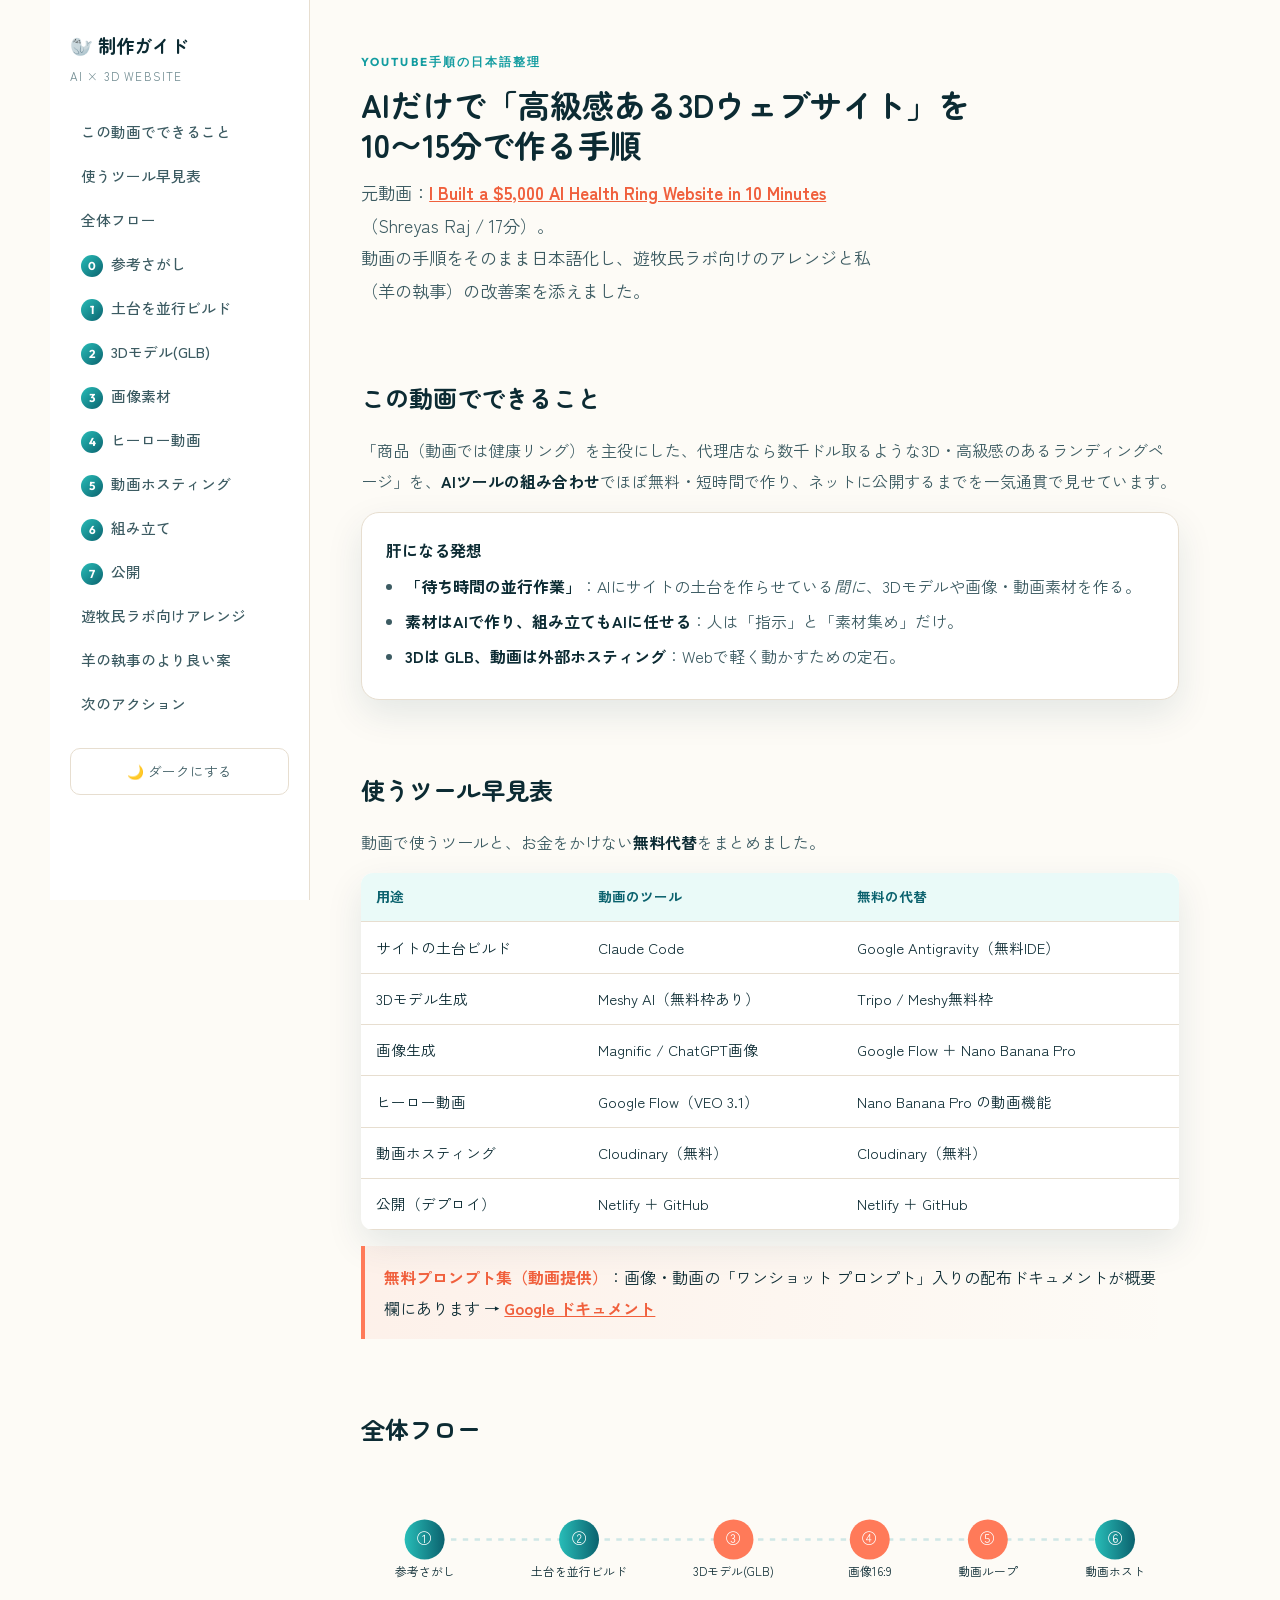
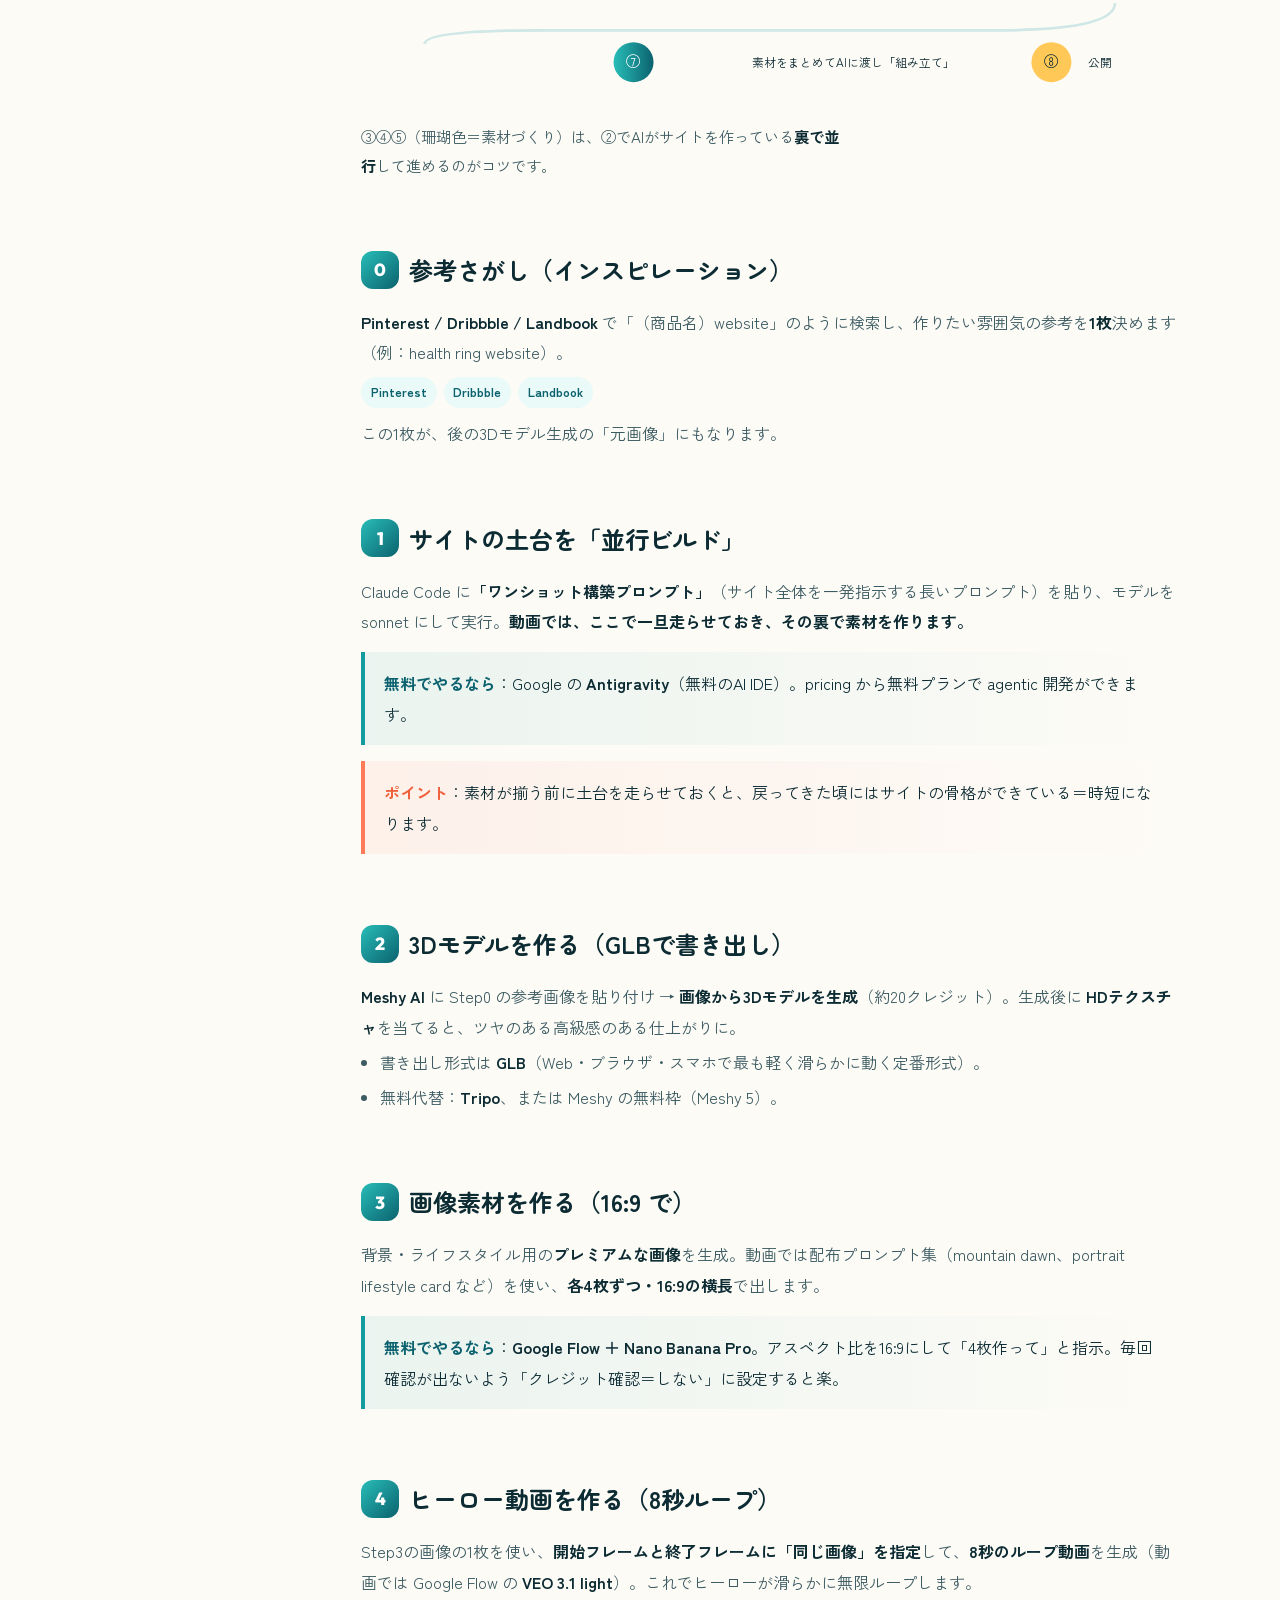
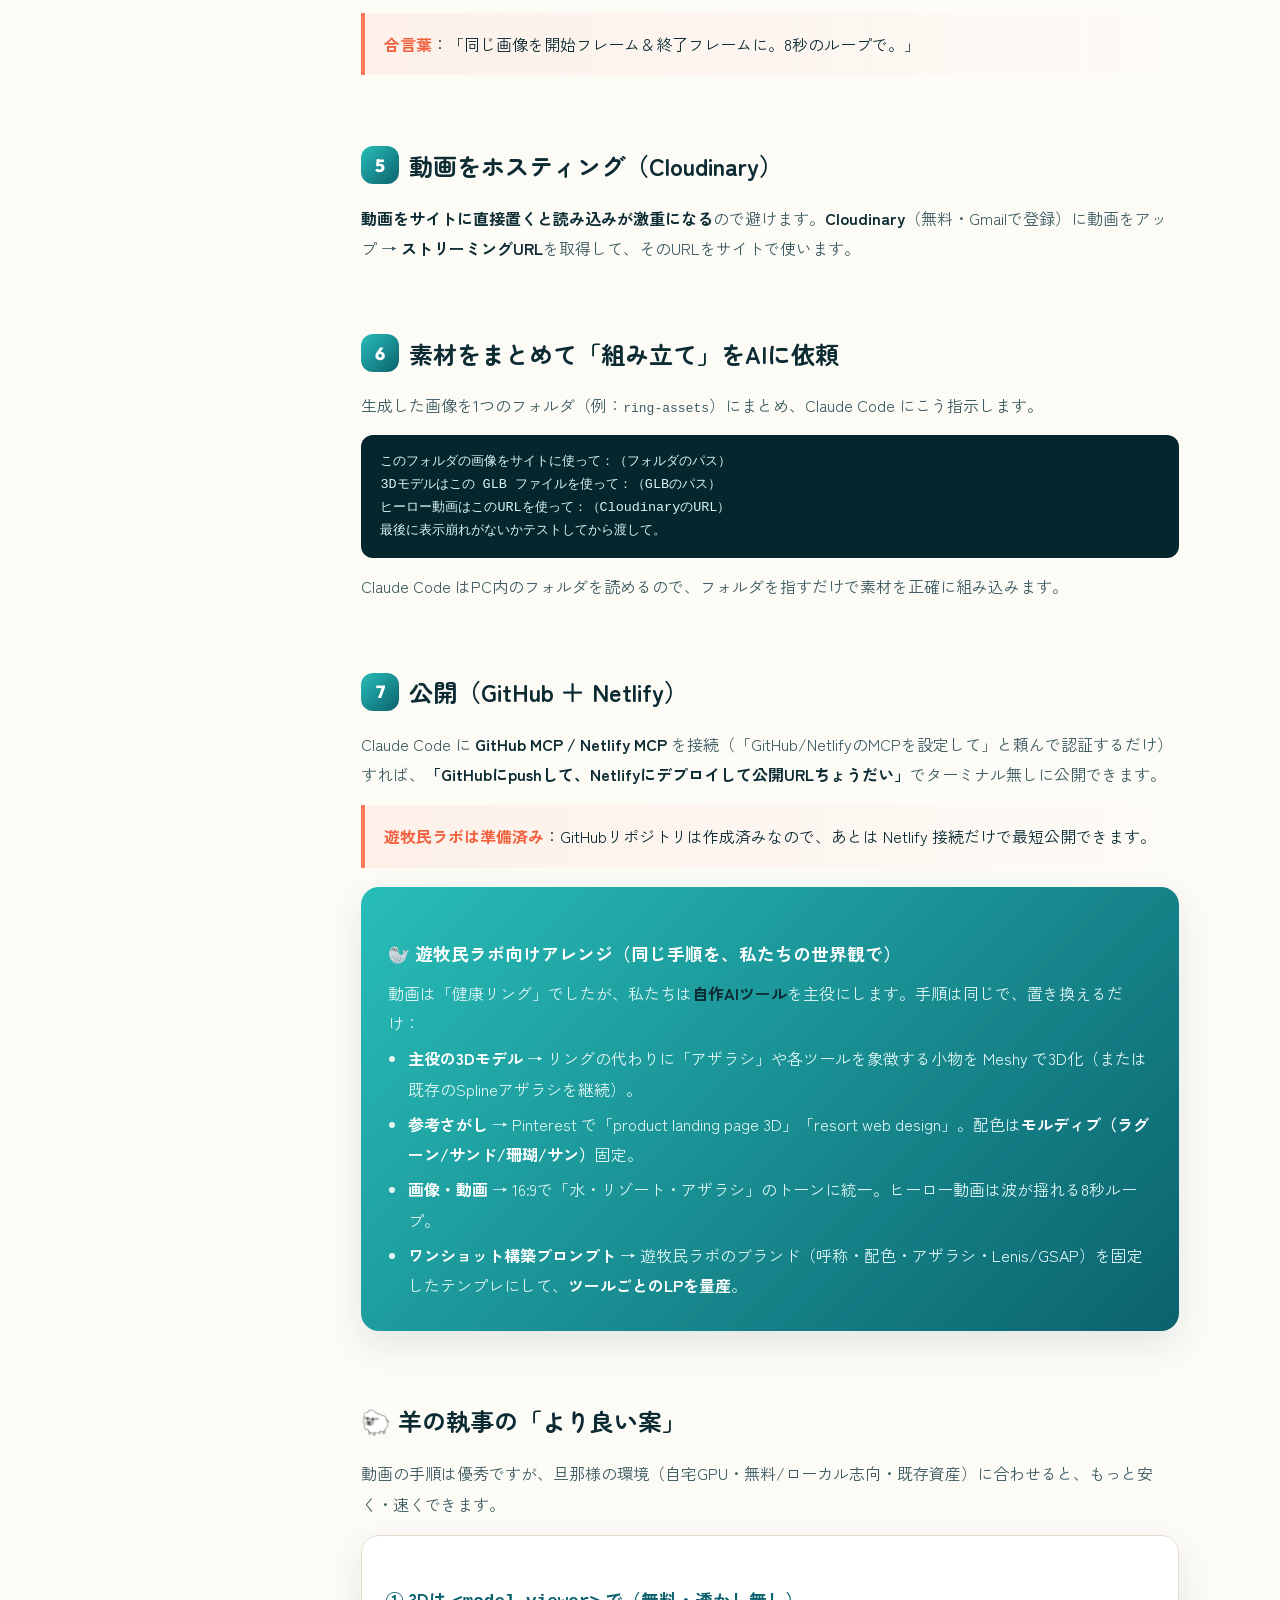
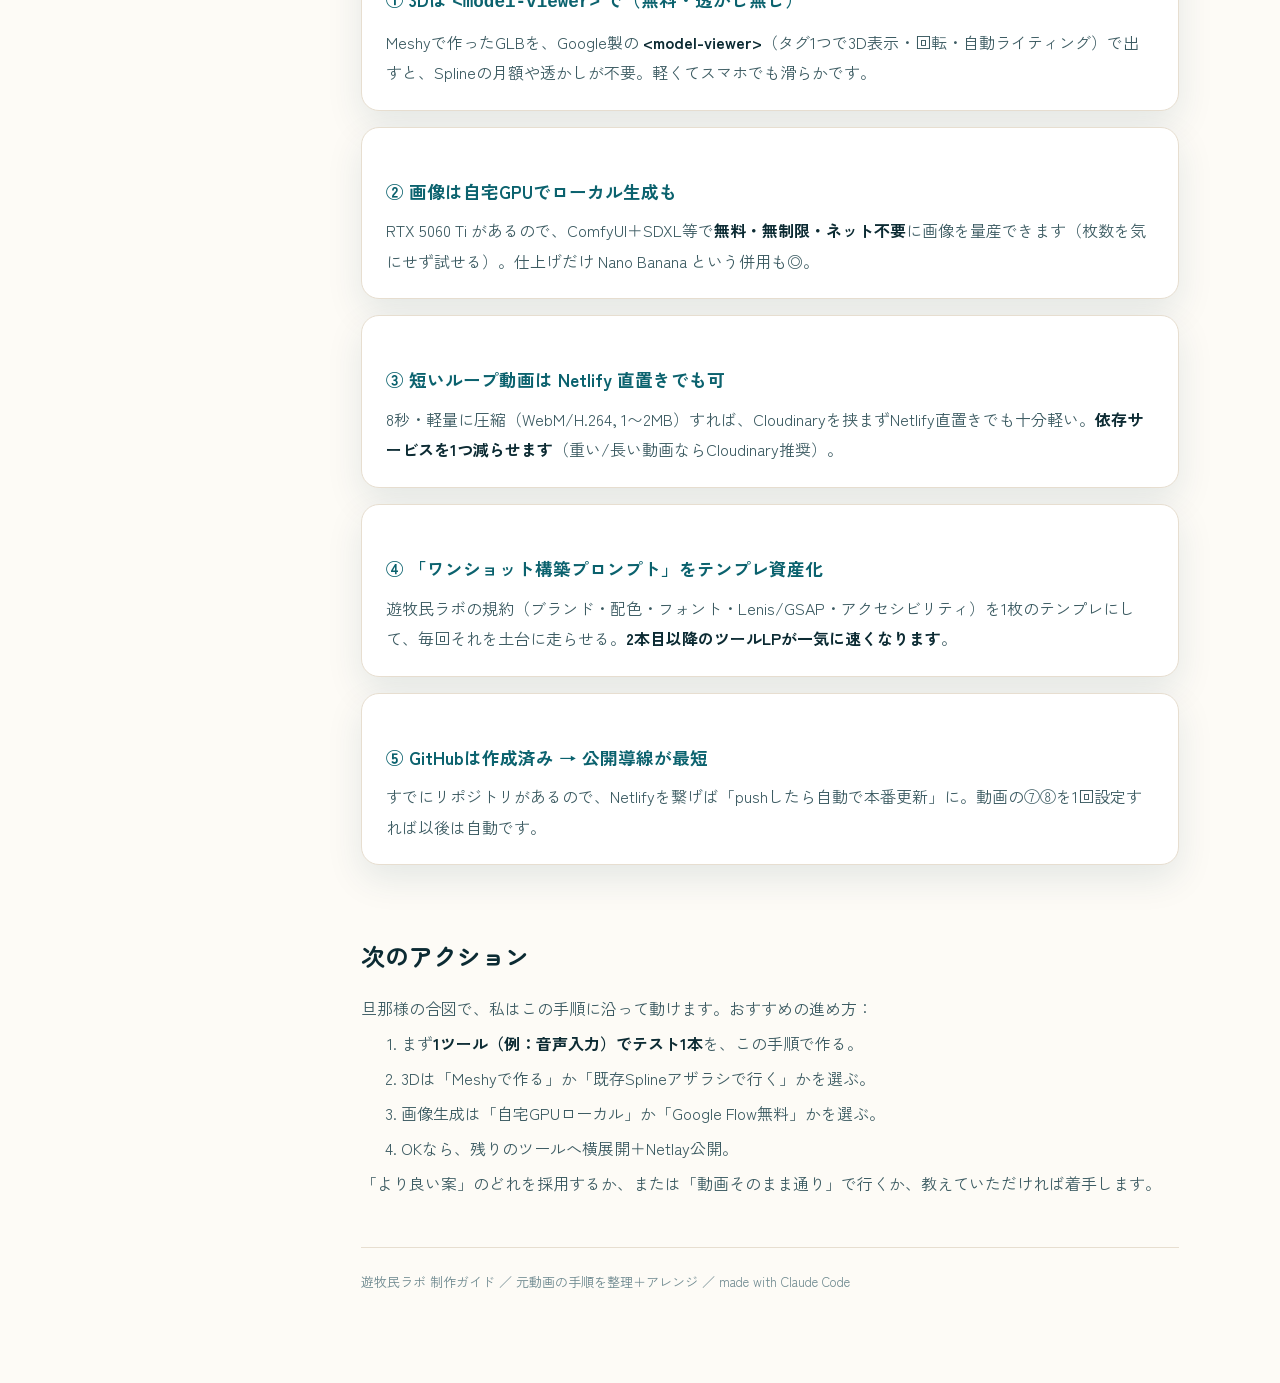
<file: docs/build-guide.html>
<!DOCTYPE html>
<html lang="ja">
<head>
<meta charset="UTF-8">
<meta name="viewport" content="width=device-width, initial-scale=1.0">
<title>AI 3Dウェブサイト 制作ガイド — 動画手順の整理＋遊牧民ラボ向けアレンジ</title>
<link href="https://fonts.googleapis.com/css2?family=Zen+Kaku+Gothic+New:wght@400;500;700&family=Zen+Maru+Gothic:wght@500;700&family=Outfit:wght@600;700;800&display=swap" rel="stylesheet">
<style>
:root{
  --bg:#fdfbf6; --surface:#ffffff; --ink:#0c2b33; --soft:#3c5b62; --mute:#6f8a90;
  --lagoon:#129ca0; --lagoon-d:#0b626e; --lagoon-l:#eafaf8; --coral:#ff7a59; --coral-d:#f0603d;
  --sun:#ffc857; --sand:#f3e9d6; --line:#e7ded0;
  --grad:linear-gradient(120deg,#ffc857,#ff9b76,#ff7a59);
  --grads:linear-gradient(135deg,#28bdb8,#0b626e);
  --r:18px; --sh:0 14px 36px rgba(7,59,76,.10);
}
[data-theme="dark"]{
  --bg:#08323b; --surface:#0d3d47; --ink:#eafaf8; --soft:#b9d9da; --mute:#7fb0b2;
  --lagoon-l:#0a4d59; --sand:#0a4350; --line:#16505c;
  --sh:0 14px 36px rgba(0,0,0,.3);
}
*{box-sizing:border-box;margin:0}
body{font-family:"Zen Kaku Gothic New",system-ui,sans-serif;background:var(--bg);color:var(--ink);line-height:1.9;-webkit-font-smoothing:antialiased}
.wrap{display:grid;grid-template-columns:260px 1fr;max-width:1180px;margin:0 auto;gap:0}
/* sidebar */
aside{position:sticky;top:0;align-self:start;height:100vh;overflow-y:auto;padding:28px 20px;border-right:1px solid var(--line);background:var(--surface)}
aside .brand{font-family:"Zen Maru Gothic";font-weight:700;font-size:1.15rem;display:flex;align-items:center;gap:.5rem;margin-bottom:.2rem}
aside .sub{font-size:.72rem;color:var(--mute);letter-spacing:.1em;margin-bottom:1.4rem}
aside nav a{display:block;padding:.5rem .7rem;border-radius:10px;color:var(--soft);text-decoration:none;font-size:.92rem;font-weight:500;transition:.2s}
aside nav a:hover{background:var(--lagoon-l);color:var(--lagoon-d)}
aside nav a.step::before{content:attr(data-n);display:inline-grid;place-items:center;width:22px;height:22px;border-radius:50%;background:var(--grads);color:#fff;font-size:.72rem;font-weight:700;margin-right:.5rem;font-family:"Outfit"}
.toggle{margin-top:1.4rem;width:100%;padding:.6rem;border:1px solid var(--line);background:transparent;color:var(--soft);border-radius:10px;cursor:pointer;font:inherit;font-size:.85rem}
/* main */
main{padding:44px clamp(20px,4vw,56px) 90px;min-width:0}
.eyebrow{font-family:"Outfit";font-weight:700;letter-spacing:.18em;font-size:.72rem;color:var(--lagoon);text-transform:uppercase}
h1{font-family:"Zen Maru Gothic";font-size:clamp(1.7rem,1.2rem+2vw,2.6rem);line-height:1.25;margin:.3em 0 .4em}
h2{font-family:"Zen Maru Gothic";font-size:1.5rem;margin:2.4em 0 .6em;padding-top:.4em;display:flex;align-items:center;gap:.6rem}
h2 .num{display:inline-grid;place-items:center;width:38px;height:38px;border-radius:12px;background:var(--grads);color:#fff;font-family:"Outfit";font-weight:800;font-size:1.1rem;flex:none}
h3{font-size:1.1rem;margin:1.4em 0 .4em;color:var(--lagoon-d)}
p{color:var(--soft)}
.lead{font-size:1.08rem;color:var(--soft);max-width:60ch}
a.link{color:var(--coral-d);font-weight:600;word-break:break-all}
strong{color:var(--ink);font-weight:700}
.card{background:var(--surface);border:1px solid var(--line);border-radius:var(--r);padding:1.4rem 1.5rem;box-shadow:var(--sh);margin:1rem 0}
.tip{border-left:4px solid var(--coral);background:linear-gradient(90deg,rgba(255,122,89,.08),transparent);padding:1rem 1.2rem;border-radius:0 12px 12px 0;margin:1rem 0}
.tip b{color:var(--coral-d)}
.free{border-left:4px solid var(--lagoon);background:linear-gradient(90deg,rgba(18,156,160,.08),transparent);padding:1rem 1.2rem;border-radius:0 12px 12px 0;margin:1rem 0}
.free b{color:var(--lagoon-d)}
ul{padding-left:1.2em}li{margin:.3em 0;color:var(--soft)}
table{width:100%;border-collapse:collapse;margin:1rem 0;font-size:.92rem;background:var(--surface);border-radius:12px;overflow:hidden;box-shadow:var(--sh)}
th,td{padding:.7rem .9rem;text-align:left;border-bottom:1px solid var(--line)}
th{background:var(--lagoon-l);color:var(--lagoon-d);font-weight:700;font-size:.85rem}
td .pay{color:var(--coral-d);font-weight:700}td .ok{color:var(--lagoon-d);font-weight:700}
.chips{display:flex;flex-wrap:wrap;gap:.4rem;margin:.6rem 0}
.chip{font-size:.78rem;font-weight:600;padding:.3em .8em;border-radius:99px;background:var(--lagoon-l);color:var(--lagoon-d)}
.chip.c{background:#fff0eb;color:var(--coral-d)}
pre{background:#06262e;color:#d7f5f2;padding:1rem 1.2rem;border-radius:12px;overflow-x:auto;font-size:.84rem;line-height:1.7;margin:.8rem 0}
.flow{width:100%;height:auto;margin:1.2rem 0}
.kicker{font-weight:700;color:var(--ink)}
.me{background:var(--grads);color:#fff;border-radius:var(--r);padding:1.6rem 1.7rem;margin:1.2rem 0;box-shadow:var(--sh)}
.me h3{color:#fff}.me p,.me li{color:#dff6f4}.me b{color:#fff}
.foot{margin-top:3rem;padding-top:1.4rem;border-top:1px solid var(--line);font-size:.82rem;color:var(--mute)}
@media(max-width:820px){.wrap{grid-template-columns:1fr}aside{position:static;height:auto;border-right:none;border-bottom:1px solid var(--line)}aside nav{display:flex;flex-wrap:wrap;gap:.2rem}aside nav a{font-size:.82rem;padding:.4rem .6rem}}
</style>
</head>
<body>
<div class="wrap">
<aside>
  <div class="brand">🦭 制作ガイド</div>
  <div class="sub">AI × 3D WEBSITE</div>
  <nav>
    <a href="#intro">この動画でできること</a>
    <a href="#tools">使うツール早見表</a>
    <a href="#flow">全体フロー</a>
    <a class="step" data-n="0" href="#s0">参考さがし</a>
    <a class="step" data-n="1" href="#s1">土台を並行ビルド</a>
    <a class="step" data-n="2" href="#s2">3Dモデル(GLB)</a>
    <a class="step" data-n="3" href="#s3">画像素材</a>
    <a class="step" data-n="4" href="#s4">ヒーロー動画</a>
    <a class="step" data-n="5" href="#s5">動画ホスティング</a>
    <a class="step" data-n="6" href="#s6">組み立て</a>
    <a class="step" data-n="7" href="#s7">公開</a>
    <a href="#arrange">遊牧民ラボ向けアレンジ</a>
    <a href="#better">羊の執事のより良い案</a>
    <a href="#next">次のアクション</a>
  </nav>
  <button class="toggle" onclick="document.documentElement.toggleAttribute('data-theme');this.textContent=document.documentElement.hasAttribute('data-theme')?'☀ ライトに戻す':'🌙 ダークにする'">🌙 ダークにする</button>
</aside>

<main>
  <span class="eyebrow">YouTube手順の日本語整理</span>
  <h1>AIだけで「高級感ある3Dウェブサイト」を<br>10〜15分で作る手順</h1>
  <p class="lead">元動画：<a class="link" href="https://youtu.be/sQoqCl3700I">I Built a $5,000 AI Health Ring Website in 10 Minutes</a>（Shreyas Raj / 17分）。<br>動画の手順をそのまま日本語化し、遊牧民ラボ向けのアレンジと私（羊の執事）の改善案を添えました。</p>

  <section id="intro">
  <h2>この動画でできること</h2>
  <p>「商品（動画では健康リング）を主役にした、代理店なら数千ドル取るような3D・高級感のあるランディングページ」を、<strong>AIツールの組み合わせ</strong>でほぼ無料・短時間で作り、ネットに公開するまでを一気通貫で見せています。</p>
  <div class="card">
    <span class="kicker">肝になる発想</span>
    <ul>
      <li><strong>「待ち時間の並行作業」</strong>：AIにサイトの土台を作らせている<em>間に</em>、3Dモデルや画像・動画素材を作る。</li>
      <li><strong>素材はAIで作り、組み立てもAIに任せる</strong>：人は「指示」と「素材集め」だけ。</li>
      <li><strong>3Dは GLB、動画は外部ホスティング</strong>：Webで軽く動かすための定石。</li>
    </ul>
  </div>
  </section>

  <section id="tools">
  <h2>使うツール早見表</h2>
  <p>動画で使うツールと、お金をかけない<strong>無料代替</strong>をまとめました。</p>
  <table>
    <tr><th>用途</th><th>動画のツール</th><th>無料の代替</th></tr>
    <tr><td>サイトの土台ビルド</td><td class="pay">Claude Code</td><td class="ok">Google Antigravity（無料IDE）</td></tr>
    <tr><td>3Dモデル生成</td><td class="pay">Meshy AI（無料枠あり）</td><td class="ok">Tripo / Meshy無料枠</td></tr>
    <tr><td>画像生成</td><td class="pay">Magnific / ChatGPT画像</td><td class="ok">Google Flow ＋ Nano Banana Pro</td></tr>
    <tr><td>ヒーロー動画</td><td class="pay">Google Flow（VEO 3.1）</td><td class="ok">Nano Banana Pro の動画機能</td></tr>
    <tr><td>動画ホスティング</td><td class="ok">Cloudinary（無料）</td><td class="ok">Cloudinary（無料）</td></tr>
    <tr><td>公開（デプロイ）</td><td class="ok">Netlify ＋ GitHub</td><td class="ok">Netlify ＋ GitHub</td></tr>
  </table>
  <div class="tip"><b>無料プロンプト集（動画提供）</b>：画像・動画の「ワンショット プロンプト」入りの配布ドキュメントが概要欄にあります → <a class="link" href="https://docs.google.com/document/d/17yaHtrP9n-_f-9kc9ljEqgycRswjAqSkU0ifHI8O38g/edit">Google ドキュメント</a></div>
  </section>

  <section id="flow">
  <h2>全体フロー</h2>
  <svg class="flow" viewBox="0 0 900 230" xmlns="http://www.w3.org/2000/svg" role="img" aria-label="制作フロー図">
    <defs><linearGradient id="g" x1="0" y1="0" x2="1" y2="0"><stop offset="0" stop-color="#28bdb8"/><stop offset="1" stop-color="#0b626e"/></linearGradient></defs>
    <line x1="60" y1="60" x2="840" y2="60" stroke="#cfe7e6" stroke-width="3" stroke-dasharray="6 7"/>
    <!-- top row -->
    <g font-family="Zen Kaku Gothic New" font-size="13" fill="#0c2b33" text-anchor="middle">
      <circle cx="70" cy="60" r="22" fill="url(#g)"/><text x="70" y="65" fill="#fff" font-size="16">①</text><text x="70" y="100">参考さがし</text>
      <circle cx="240" cy="60" r="22" fill="url(#g)"/><text x="240" y="65" fill="#fff" font-size="16">②</text><text x="240" y="100">土台を並行ビルド</text>
      <circle cx="410" cy="60" r="22" fill="#ff7a59"/><text x="410" y="65" fill="#fff" font-size="16">③</text><text x="410" y="100">3Dモデル(GLB)</text>
      <circle cx="560" cy="60" r="22" fill="#ff7a59"/><text x="560" y="65" fill="#fff" font-size="16">④</text><text x="560" y="100">画像16:9</text>
      <circle cx="690" cy="60" r="22" fill="#ff7a59"/><text x="690" y="65" fill="#fff" font-size="16">⑤</text><text x="690" y="100">動画ループ</text>
      <circle cx="830" cy="60" r="22" fill="url(#g)"/><text x="830" y="65" fill="#fff" font-size="16">⑥</text><text x="830" y="100">動画ホスト</text>
    </g>
    <!-- arrow to bottom -->
    <path d="M830 130 Q830 160 700 160 L200 160 Q70 160 70 175" fill="none" stroke="#cfe7e6" stroke-width="3"/>
    <g font-family="Zen Kaku Gothic New" font-size="13" fill="#0c2b33" text-anchor="middle">
      <circle cx="300" cy="195" r="22" fill="url(#g)"/><text x="300" y="200" fill="#fff" font-size="16">⑦</text><text x="430" y="200" text-anchor="start">素材をまとめてAIに渡し「組み立て」</text>
      <circle cx="760" cy="195" r="22" fill="#ffc857"/><text x="760" y="200" fill="#0c2b33" font-size="16">⑧</text><text x="800" y="200" text-anchor="start">公開</text>
    </g>
  </svg>
  <p class="lead" style="font-size:.95rem">③④⑤（珊瑚色＝素材づくり）は、②でAIがサイトを作っている<strong>裏で並行</strong>して進めるのがコツです。</p>
  </section>

  <section id="s0">
  <h2><span class="num">0</span>参考さがし（インスピレーション）</h2>
  <p><strong>Pinterest / Dribbble / Landbook</strong> で「（商品名）website」のように検索し、作りたい雰囲気の参考を<strong>1枚</strong>決めます（例：health ring website）。</p>
  <div class="chips"><span class="chip">Pinterest</span><span class="chip">Dribbble</span><span class="chip">Landbook</span></div>
  <p>この1枚が、後の3Dモデル生成の「元画像」にもなります。</p>
  </section>

  <section id="s1">
  <h2><span class="num">1</span>サイトの土台を「並行ビルド」</h2>
  <p>Claude Code に<strong>「ワンショット構築プロンプト」</strong>（サイト全体を一発指示する長いプロンプト）を貼り、モデルを sonnet にして実行。<strong>動画では、ここで一旦走らせておき、その裏で素材を作ります。</strong></p>
  <div class="free"><b>無料でやるなら</b>：Google の <strong>Antigravity</strong>（無料のAI IDE）。pricing から無料プランで agentic 開発ができます。</div>
  <div class="tip"><b>ポイント</b>：素材が揃う前に土台を走らせておくと、戻ってきた頃にはサイトの骨格ができている＝時短になります。</div>
  </section>

  <section id="s2">
  <h2><span class="num">2</span>3Dモデルを作る（GLBで書き出し）</h2>
  <p><strong>Meshy AI</strong> に Step0 の参考画像を貼り付け → <strong>画像から3Dモデルを生成</strong>（約20クレジット）。生成後に <strong>HDテクスチャ</strong>を当てると、ツヤのある高級感のある仕上がりに。</p>
  <ul>
    <li>書き出し形式は <strong>GLB</strong>（Web・ブラウザ・スマホで最も軽く滑らかに動く定番形式）。</li>
    <li>無料代替：<strong>Tripo</strong>、または Meshy の無料枠（Meshy 5）。</li>
  </ul>
  </section>

  <section id="s3">
  <h2><span class="num">3</span>画像素材を作る（16:9 で）</h2>
  <p>背景・ライフスタイル用の<strong>プレミアムな画像</strong>を生成。動画では配布プロンプト集（mountain dawn、portrait lifestyle card など）を使い、<strong>各4枚ずつ・16:9の横長</strong>で出します。</p>
  <div class="free"><b>無料でやるなら</b>：<strong>Google Flow ＋ Nano Banana Pro</strong>。アスペクト比を16:9にして「4枚作って」と指示。毎回確認が出ないよう「クレジット確認＝しない」に設定すると楽。</div>
  </section>

  <section id="s4">
  <h2><span class="num">4</span>ヒーロー動画を作る（8秒ループ）</h2>
  <p>Step3の画像の1枚を使い、<strong>開始フレームと終了フレームに「同じ画像」を指定</strong>して、<strong>8秒のループ動画</strong>を生成（動画では Google Flow の <strong>VEO 3.1 light</strong>）。これでヒーローが滑らかに無限ループします。</p>
  <div class="tip"><b>合言葉</b>：「同じ画像を開始フレーム＆終了フレームに。8秒のループで。」</div>
  </section>

  <section id="s5">
  <h2><span class="num">5</span>動画をホスティング（Cloudinary）</h2>
  <p><strong>動画をサイトに直接置くと読み込みが激重になる</strong>ので避けます。<strong>Cloudinary</strong>（無料・Gmailで登録）に動画をアップ → <strong>ストリーミングURL</strong>を取得して、そのURLをサイトで使います。</p>
  </section>

  <section id="s6">
  <h2><span class="num">6</span>素材をまとめて「組み立て」をAIに依頼</h2>
  <p>生成した画像を1つのフォルダ（例：<code>ring-assets</code>）にまとめ、Claude Code にこう指示します。</p>
  <pre>このフォルダの画像をサイトに使って：（フォルダのパス）
3Dモデルはこの GLB ファイルを使って：（GLBのパス）
ヒーロー動画はこのURLを使って：（CloudinaryのURL）
最後に表示崩れがないかテストしてから渡して。</pre>
  <p>Claude Code はPC内のフォルダを読めるので、フォルダを指すだけで素材を正確に組み込みます。</p>
  </section>

  <section id="s7">
  <h2><span class="num">7</span>公開（GitHub ＋ Netlify）</h2>
  <p>Claude Code に <strong>GitHub MCP / Netlify MCP</strong> を接続（「GitHub/NetlifyのMCPを設定して」と頼んで認証するだけ）すれば、<strong>「GitHubにpushして、Netlifyにデプロイして公開URLちょうだい」</strong>でターミナル無しに公開できます。</p>
  <div class="tip"><b>遊牧民ラボは準備済み</b>：GitHubリポジトリは作成済みなので、あとは Netlify 接続だけで最短公開できます。</div>
  </section>

  <section id="arrange" class="me">
  <h3>🦭 遊牧民ラボ向けアレンジ（同じ手順を、私たちの世界観で）</h3>
  <p>動画は「健康リング」でしたが、私たちは<strong>自作AIツール</strong>を主役にします。手順は同じで、置き換えるだけ：</p>
  <ul>
    <li><b>主役の3Dモデル</b> → リングの代わりに「アザラシ」や各ツールを象徴する小物を Meshy で3D化（または既存のSplineアザラシを継続）。</li>
    <li><b>参考さがし</b> → Pinterest で「product landing page 3D」「resort web design」。配色は<b>モルディブ（ラグーン/サンド/珊瑚/サン）</b>固定。</li>
    <li><b>画像・動画</b> → 16:9で「水・リゾート・アザラシ」のトーンに統一。ヒーロー動画は波が揺れる8秒ループ。</li>
    <li><b>ワンショット構築プロンプト</b> → 遊牧民ラボのブランド（呼称・配色・アザラシ・Lenis/GSAP）を固定したテンプレにして、<b>ツールごとのLPを量産</b>。</li>
  </ul>
  </section>

  <section id="better">
  <h2>🐑 羊の執事の「より良い案」</h2>
  <p>動画の手順は優秀ですが、旦那様の環境（自宅GPU・無料/ローカル志向・既存資産）に合わせると、もっと安く・速くできます。</p>
  <div class="card">
    <h3>① 3Dは <code>&lt;model-viewer&gt;</code> で（無料・透かし無し）</h3>
    <p>Meshyで作ったGLBを、Google製の <strong>&lt;model-viewer&gt;</strong>（タグ1つで3D表示・回転・自動ライティング）で出すと、Splineの月額や透かしが不要。軽くてスマホでも滑らかです。</p>
  </div>
  <div class="card">
    <h3>② 画像は自宅GPUでローカル生成も</h3>
    <p>RTX 5060 Ti があるので、ComfyUI＋SDXL等で<strong>無料・無制限・ネット不要</strong>に画像を量産できます（枚数を気にせず試せる）。仕上げだけ Nano Banana という併用も◎。</p>
  </div>
  <div class="card">
    <h3>③ 短いループ動画は Netlify 直置きでも可</h3>
    <p>8秒・軽量に圧縮（WebM/H.264, 1〜2MB）すれば、Cloudinaryを挟まずNetlify直置きでも十分軽い。<strong>依存サービスを1つ減らせます</strong>（重い/長い動画ならCloudinary推奨）。</p>
  </div>
  <div class="card">
    <h3>④ 「ワンショット構築プロンプト」をテンプレ資産化</h3>
    <p>遊牧民ラボの規約（ブランド・配色・フォント・Lenis/GSAP・アクセシビリティ）を1枚のテンプレにして、毎回それを土台に走らせる。<strong>2本目以降のツールLPが一気に速くなります</strong>。</p>
  </div>
  <div class="card">
    <h3>⑤ GitHubは作成済み → 公開導線が最短</h3>
    <p>すでにリポジトリがあるので、Netlifyを繋げば「pushしたら自動で本番更新」に。動画の⑦⑧を1回設定すれば以後は自動です。</p>
  </div>
  </section>

  <section id="next">
  <h2>次のアクション</h2>
  <p>旦那様の合図で、私はこの手順に沿って動けます。おすすめの進め方：</p>
  <ol>
    <li>まず<strong>1ツール（例：音声入力）でテスト1本</strong>を、この手順で作る。</li>
    <li>3Dは「Meshyで作る」か「既存Splineアザラシで行く」かを選ぶ。</li>
    <li>画像生成は「自宅GPUローカル」か「Google Flow無料」かを選ぶ。</li>
    <li>OKなら、残りのツールへ横展開＋Netlay公開。</li>
  </ol>
  <p>「より良い案」のどれを採用するか、または「動画そのまま通り」で行くか、教えていただければ着手します。</p>
  </section>

  <div class="foot">遊牧民ラボ 制作ガイド ／ 元動画の手順を整理＋アレンジ ／ made with Claude Code</div>
</main>
</div>
</body>
</html>
</file>
